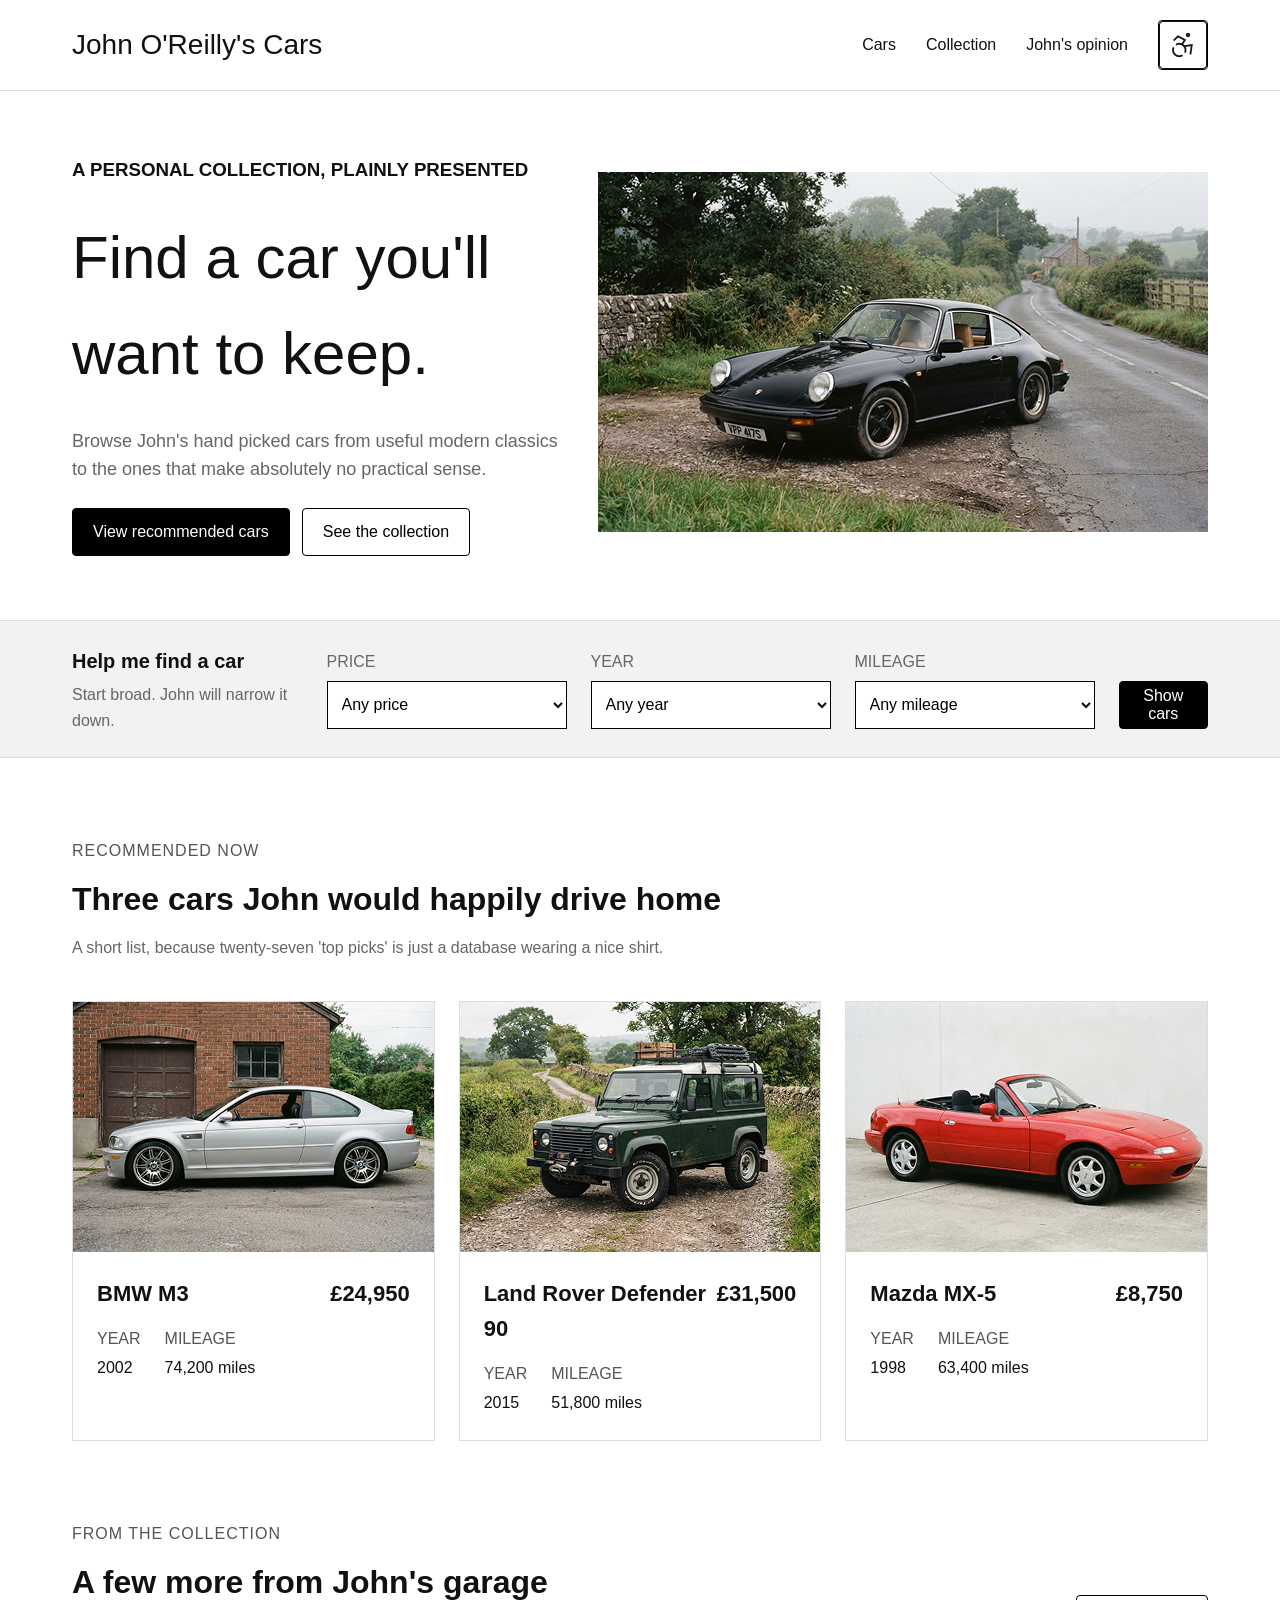
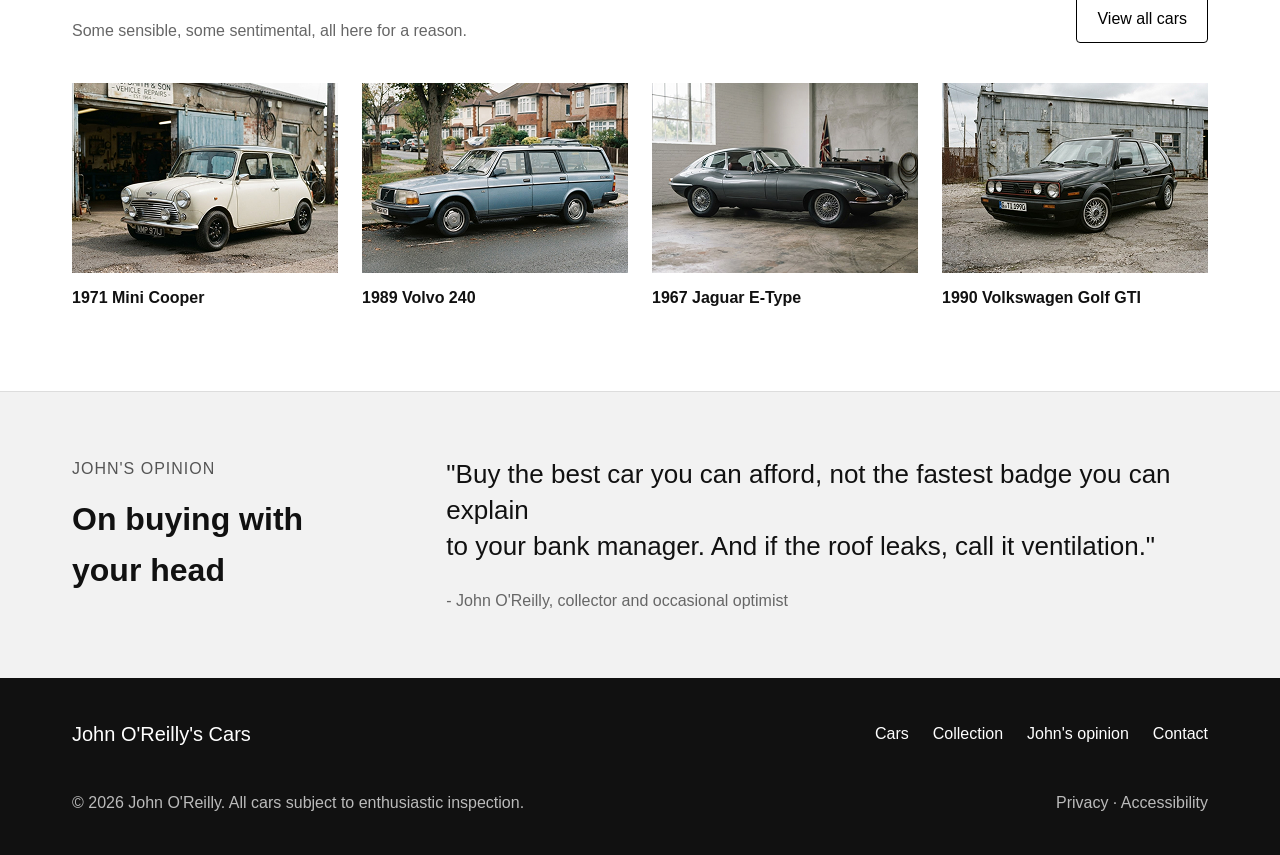
<file: index.html>
<!DOCTYPE html>
<html lang="en">
<head>
    <meta charset="UTF-8">
    <meta name="viewport" content="width=device-width, initial-scale=1.0">
    <title>John O'Reilly's Cars</title>
    <link rel="stylesheet" href="style.css">
</head>
<body>

    <a class="skipLink" href="#main">Skip to main content</a>

<!--Header-->

    <header class="header">
        <div class="siteName">John O'Reilly's Cars</div>
        <div class="topButtons">
            <a href="#recommended">Cars</a>
            <a href="#collection">Collection</a>
            <a href="#opinion">John's opinion</a>
            <img src="disabilitiesButton.png" alt="Button for people with disabilities">
        </div>
    </header>

    <main id="main">

<!--Main banner-->

    <div class="hero">
        <div class="mainPageBanner">
            <h3>A PERSONAL COLLECTION, PLAINLY PRESENTED</h3>
            <h1>Find a car you'll want to keep.</h1>
            <p>Browse John's hand picked cars from useful modern classics<br>to the ones that make absolutely no practical sense.</p>
            <div class="bannerButtons">
                <button class="blackBtn">View recommended cars</button>
                <button class="whiteBtn">See the collection</button>
            </div>
        </div>
        <div class="PorscheImage">
            <img src="Porsche.png" alt="Porsche sports car">
        </div>
    </div>

<!--Search filters-->

    <div class="search">
        <div class="searchTitle">
            <h2>Help me find a car</h2>
            <p>Start broad. John will narrow it down.</p>
        </div>

        <div class="filterButtons">
            <div class="filterGroup">
                <label for="price">PRICE</label>
                <select id="price">
                    <option>Any price</option>
                    <option>Under £10,000</option>
                    <option>£10,000 - £25,000</option>
                    <option>Over £25,000</option>
                </select>
            </div>
            <div class="filterGroup">
                <label for="year">YEAR</label>
                <select id="year">
                    <option>Any year</option>
                    <option>Before 1980</option>
                    <option>1980 - 1999</option>
                    <option>2000 onwards</option>
                </select>
            </div>
            <div class="filterGroup">
                <label for="mileage">MILEAGE</label>
                <select id="mileage">
                    <option>Any mileage</option>
                    <option>Under 30,000 miles</option>
                    <option>30,000 - 60,000 miles</option>
                    <option>Over 60,000 miles</option>
                </select>
            </div>
            <button class="blackBtn">Show cars</button>
        </div>
    </div>

<!--Recommended cars-->

    <div class="recommendedCars" id="recommended">
        <div class="eyebrow">RECOMMENDED NOW</div>
        <h2>Three cars John would happily drive home</h2>
        <p>A short list, because twenty-seven 'top picks' is just a database wearing a nice shirt.</p>

        <div class="carsBanners">

            <div class="carCard">
                <img src="bmwM3.png" alt="BMW M3">
                <div class="cardInfo">
                    <div class="cardTitle">
                        <h3>BMW M3</h3>
                        <h3>£24,950</h3>
                    </div>
                    <div class="cardDetails">
                        <div>
                            <small>YEAR</small>
                            <p>2002</p>
                        </div>
                        <div>
                            <small>MILEAGE</small>
                            <p>74,200 miles</p>
                        </div>
                    </div>
                </div>
            </div>

            <div class="carCard">
                <img src="LandRover.png" alt="Land Rover Defender 90">
                <div class="cardInfo">
                    <div class="cardTitle">
                        <h3>Land Rover Defender 90</h3>
                        <h3>£31,500</h3>
                    </div>
                    <div class="cardDetails">
                        <div>
                            <small>YEAR</small>
                            <p>2015</p>
                        </div>
                        <div>
                            <small>MILEAGE</small>
                            <p>51,800 miles</p>
                        </div>
                    </div>
                </div>
            </div>

            <div class="carCard">
                <img src="mazdaMX5.png" alt="Mazda MX-5">
                <div class="cardInfo">
                    <div class="cardTitle">
                        <h3>Mazda MX-5</h3>
                        <h3>£8,750</h3>
                    </div>
                    <div class="cardDetails">
                        <div>
                            <small>YEAR</small>
                            <p>1998</p>
                        </div>
                        <div>
                            <small>MILEAGE</small>
                            <p>63,400 miles</p>
                        </div>
                    </div>
                </div>
            </div>

        </div>
    </div>

<!--Collection-->

    <div class="fromTheCollection" id="collection">
        <div class="collectionTop">
            <div>
                <div class="eyebrow">FROM THE COLLECTION</div>
                <h2>A few more from John's garage</h2>
                <p>Some sensible, some sentimental, all here for a reason.</p>
            </div>
            <button class="whiteBtn">View all cars</button>
        </div>

        <div class="carsBanners">

            <div class="smallCard">
                <img src="miniCooper.png" alt="1971 Mini Cooper">
                <h3>1971 Mini Cooper</h3>
            </div>

            <div class="smallCard">
                <img src="Volvo.png" alt="1989 Volvo 240">
                <h3>1989 Volvo 240</h3>
            </div>

            <div class="smallCard">
                <img src="Jaguar.png" alt="1967 Jaguar E-Type">
                <h3>1967 Jaguar E-Type</h3>
            </div>

            <div class="smallCard">
                <img src="VolkswagenGolf.png" alt="1990 Volkswagen Golf GTI">
                <h3>1990 Volkswagen Golf GTI</h3>
            </div>

        </div>
    </div>

<!--John's opinion-->

    <div class="Opinion" id="opinion">
        <div class="leftSide">
            <div class="eyebrow">JOHN'S OPINION</div>
            <h2>On buying with your head</h2>
        </div>
        <div class="rightSide">
            <p class="quote">"Buy the best car you can afford, not the fastest badge you can explain<br>to your bank manager. And if the roof leaks, call it ventilation."</p>
            <p class="author">- John O'Reilly, collector and occasional optimist</p>
        </div>
    </div>

<!--Footer-->

    </main>

    <footer class="footer">
        <div class="footerTop">
            <h3>John O'Reilly's Cars</h3>
            <div class="footerLinks">
                <a href="#recommended">Cars</a>
                <a href="#collection">Collection</a>
                <a href="#opinion">John's opinion</a>
                <a href="#">Contact</a>
            </div>
        </div>
        <div class="footerBottom">
            <p>© 2026 John O'Reilly. All cars subject to enthusiastic inspection.</p>
            <p>Privacy · Accessibility</p>
        </div>
    </footer>

</body>
</html>
</file>
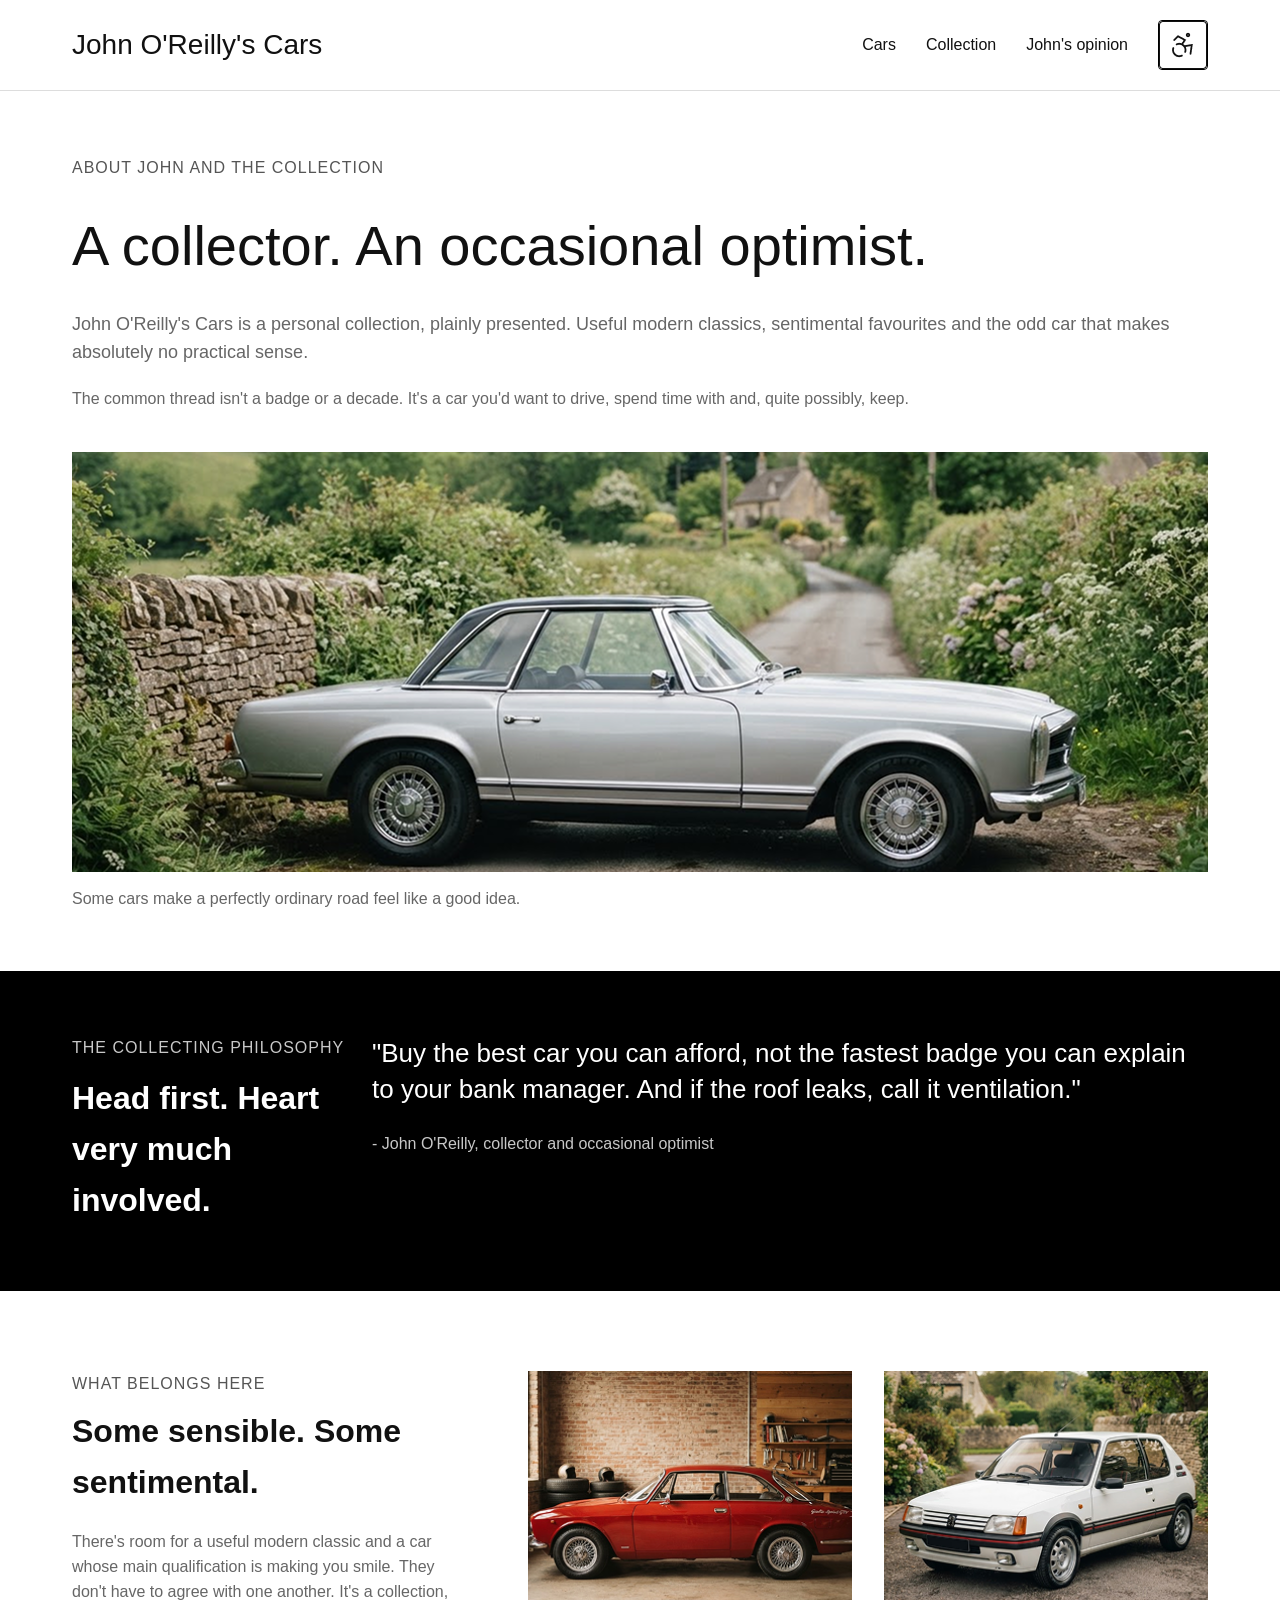
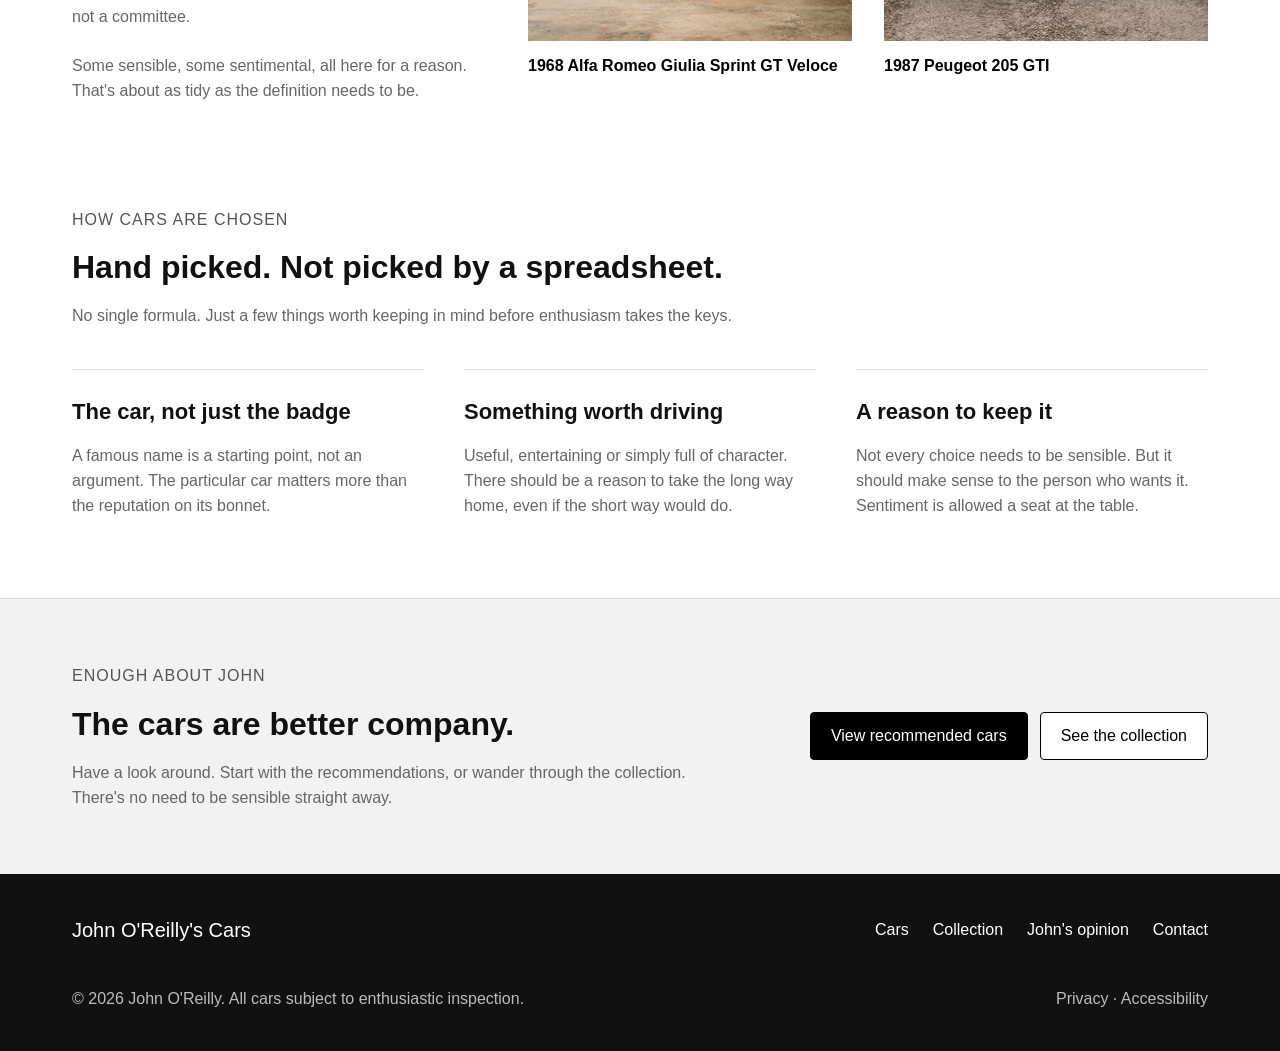
<file: about.html>
<!DOCTYPE html>
<html lang="en">
<head>
    <meta charset="UTF-8">
    <meta name="viewport" content="width=device-width, initial-scale=1.0">
    <title>About - John O'Reilly's Cars</title>
    <link rel="stylesheet" href="about.css">
</head>
<body>

    <a class="skipLink" href="#main">Skip to main content</a>

<!--Header-->

    <header class="header">
        <div class="siteName">John O'Reilly's Cars</div>
        <div class="topButtons">
            <a href="index.html#recommended">Cars</a>
            <a href="index.html#collection">Collection</a>
            <a href="index.html#opinion">John's opinion</a>
            <img src="disabilitiesButton.png" alt="Button for people with disabilities">
        </div>
    </header>

    <main id="main">

<!--Intro-->

    <div class="aboutIntro">
        <div class="eyebrow">ABOUT JOHN AND THE COLLECTION</div>
        <h1>A collector. An occasional optimist.</h1>
        <p class="bigText">John O'Reilly's Cars is a personal collection, plainly presented. Useful modern classics, sentimental favourites and the odd car that makes absolutely no practical sense.</p>
        <p class="smallText">The common thread isn't a badge or a decade. It's a car you'd want to drive, spend time with and, quite possibly, keep.</p>
    </div>

<!--Big image-->

    <div class="aboutImage">
        <img src="carAbout.png" alt="Silver Mercedes parked on a country road">
        <p>Some cars make a perfectly ordinary road feel like a good idea.</p>
    </div>

<!--Philosophy-->

    <div class="philosophy">
        <div class="philosophyLeft">
            <div class="eyebrow">THE COLLECTING PHILOSOPHY</div>
            <h2>Head first. Heart very much involved.</h2>
        </div>
        <div class="philosophyRight">
            <p class="quote">"Buy the best car you can afford, not the fastest badge you can explain to your bank manager. And if the roof leaks, call it ventilation."</p>
            <p class="author">- John O'Reilly, collector and occasional optimist</p>
        </div>
    </div>

<!--What belongs-->

    <div class="belongs">
        <div class="belongsText">
            <div class="eyebrow">WHAT BELONGS HERE</div>
            <h2>Some sensible. Some sentimental.</h2>
            <p>There's room for a useful modern classic and a car whose main qualification is making you smile. They don't have to agree with one another. It's a collection, not a committee.</p>
            <p>Some sensible, some sentimental, all here for a reason. That's about as tidy as the definition needs to be.</p>
        </div>

        <div class="belongsCar">
            <img src="alfaRomeo.png" alt="1968 Alfa Romeo Giulia Sprint GT Veloce">
            <h3>1968 Alfa Romeo Giulia Sprint GT Veloce</h3>
        </div>

        <div class="belongsCar">
            <img src="peugeot205.png" alt="1987 Peugeot 205 GTI">
            <h3>1987 Peugeot 205 GTI</h3>
        </div>
    </div>

<!--How cars are chosen-->

    <div class="choosing">
        <div class="eyebrow">HOW CARS ARE CHOSEN</div>
        <h2>Hand picked. Not picked by a spreadsheet.</h2>
        <p class="choosingSub">No single formula. Just a few things worth keeping in mind before enthusiasm takes the keys.</p>

        <div class="choices">
            <div class="choice">
                <h3>The car, not just the badge</h3>
                <p>A famous name is a starting point, not an argument. The particular car matters more than the reputation on its bonnet.</p>
            </div>
            <div class="choice">
                <h3>Something worth driving</h3>
                <p>Useful, entertaining or simply full of character. There should be a reason to take the long way home, even if the short way would do.</p>
            </div>
            <div class="choice">
                <h3>A reason to keep it</h3>
                <p>Not every choice needs to be sensible. But it should make sense to the person who wants it. Sentiment is allowed a seat at the table.</p>
            </div>
        </div>
    </div>

<!--Closing-->

    <div class="closing">
        <div class="closingText">
            <div class="eyebrow">ENOUGH ABOUT JOHN</div>
            <h2>The cars are better company.</h2>
            <p>Have a look around. Start with the recommendations, or wander through the collection. There's no need to be sensible straight away.</p>
        </div>
        <div class="closingButtons">
            <button class="blackBtn">View recommended cars</button>
            <button class="whiteBtn">See the collection</button>
        </div>
    </div>

<!--Footer-->

    </main>

    <footer class="footer">
        <div class="footerTop">
            <h3>John O'Reilly's Cars</h3>
            <div class="footerLinks">
                <a href="index.html#recommended">Cars</a>
                <a href="index.html#collection">Collection</a>
                <a href="index.html#opinion">John's opinion</a>
                <a href="index.html">Contact</a>
            </div>
        </div>
        <div class="footerBottom">
            <p>© 2026 John O'Reilly. All cars subject to enthusiastic inspection.</p>
            <p>Privacy · Accessibility</p>
        </div>
    </footer>

</body>
</html>
</file>
<file: style.css>
/*General styles*/

body {
    margin: 0;
    font-family: Arial, sans-serif;
    color: #111;
}

a {
    color: #111;
    text-decoration: none;
}

h1, h2, h3, h4, p {
    margin: 0;
}

.eyebrow {
    font-size: 12px;
    color: #555;
    letter-spacing: 1px;
}

/*Buttons*/

button {
    height: 48px;
    padding: 0 20px;
    border: 1px solid black;
    border-radius: 4px;
    font-size: 14px;
    cursor: pointer;
}

.blackBtn {
    background-color: black;
    color: white;
    transition: background-color 0.3s, color 0.3s;
}

.blackBtn:hover {
    background-color: white;
    color: black;
}

.whiteBtn {
    background-color: white;
    color: black;
    transition: background-color 0.3s, color 0.3s;
}

.whiteBtn:hover {
    background-color: black;
    color: white;
}

/*Header*/

.header {
    display: flex;
    justify-content: space-between;
    align-items: center;
    padding: 20px 72px;
    border-bottom: 1px solid #ddd;
}

.header .siteName {
    font-size: 28px;
    font-weight: normal;
}

.topButtons {
    display: flex;
    align-items: center;
    gap: 30px;
    font-size: 14px;
}

.topButtons img {
    width: 48px;
    height: 48px;
    border: 1px solid black;
    border-radius: 4px;
}

/*Main banner*/

.hero {
    display: flex;
    align-items: center;
    justify-content: space-between;
    padding: 64px 72px;
}

.mainPageBanner {
    width: 45%;
}

.mainPageBanner h1 {
    font-size: 60px;
    font-weight: normal;
    margin: 25px 0;
}

.mainPageBanner p {
    font-size: 18px;
    line-height: 28px;
    color: #666;
    margin-bottom: 25px;
}

.bannerButtons {
    display: flex;
    gap: 12px;
}

.PorscheImage img {
    width: 610px;
    height: 360px;
    object-fit: cover;
}

/*Search bar*/

.search {
    display: flex;
    justify-content: space-between;
    align-items: center;
    background-color: #f2f2f2;
    border-top: 1px solid #ddd;
    border-bottom: 1px solid #ddd;
    padding: 24px 72px;
}

.searchTitle h2 {
    font-size: 20px;
    margin-bottom: 5px;
}

.searchTitle p {
    font-size: 14px;
    color: #666;
}

.filterButtons {
    display: flex;
    align-items: flex-end;
    gap: 24px;
}

.filterGroup {
    display: flex;
    flex-direction: column;
    gap: 6px;
}

.filterGroup label {
    font-size: 11px;
    color: #666;
}

.filterGroup select {
    width: 240px;
    height: 48px;
    padding: 0 10px;
    font-size: 14px;
    background-color: white;
    border: 1px solid black;
}

/*Recommended cars*/

.recommendedCars {
    padding: 80px 72px 40px 72px;
}

.recommendedCars h2 {
    font-size: 32px;
    margin: 10px 0;
}

.recommendedCars p {
    color: #666;
}

.carsBanners {
    display: flex;
    gap: 24px;
    margin-top: 40px;
}

.carCard {
    flex: 1;
    border: 1px solid #ddd;
}

.carCard img {
    width: 100%;
    height: 250px;
    object-fit: cover;
    display: block;
}

.cardInfo {
    padding: 24px;
}

.cardTitle {
    display: flex;
    justify-content: space-between;
}

.cardTitle h3 {
    font-size: 22px;
}

.cardDetails {
    display: flex;
    gap: 24px;
    margin-top: 15px;
}

.cardDetails small {
    font-size: 11px;
    color: #777;
}

.cardDetails p {
    font-size: 14px;
    margin-top: 4px;
    color: #111;
}

/*Collection*/

.fromTheCollection {
    padding: 40px 72px 80px 72px;
}

.collectionTop {
    display: flex;
    justify-content: space-between;
    align-items: flex-end;
}

.fromTheCollection h2 {
    font-size: 32px;
    margin: 10px 0;
}

.fromTheCollection p {
    color: #666;
}

.smallCard {
    flex: 1;
}

.smallCard img {
    width: 100%;
    height: 190px;
    object-fit: cover;
    display: block;
}

.smallCard h3 {
    font-size: 14px;
    color: #111;
    letter-spacing: 0;
    margin-top: 12px;
}

/*Opinion*/

.Opinion {
    display: flex;
    background-color: #f2f2f2;
    border-top: 1px solid #ddd;
    padding: 64px 72px;
}

.leftSide {
    width: 400px;
}

.leftSide h2 {
    font-size: 32px;
    margin-top: 12px;
    width: 300px;
}

.quote {
    font-size: 26px;
    line-height: 36px;
    margin-bottom: 24px;
}

.author {
    font-size: 14px;
    color: #666;
}

/*Footer*/

.footer {
    background-color: #111;
    color: white;
    padding: 40px 72px;
}

.footerTop {
    display: flex;
    justify-content: space-between;
    align-items: center;
}

.footerTop h3 {
    font-size: 20px;
    font-weight: normal;
}

.footerLinks {
    display: flex;
    gap: 24px;
    font-size: 14px;
}

.footerLinks a {
    color: white;
}

.footerBottom {
    display: flex;
    justify-content: space-between;
    margin-top: 40px;
    font-size: 12px;
    color: #bbb;
}

/*Accessibility*/

/*Bigger text*/

body {
    font-size: 16px;
    line-height: 1.6;
    text-align: left;
}

.eyebrow,
button,
.topButtons,
.footerLinks,
.footerBottom,
.smallCard h3,
.filterGroup label,
.filterGroup select,
.searchTitle p,
.cardDetails small,
.cardDetails p,
.author {
    font-size: 16px;
}

/*Darker grey for contrast*/

.cardDetails small {
    color: #555;
}

/*Underline links on hover*/

a:hover, a:focus {
    text-decoration: underline;
}

/*Focus outline*/

a:focus-visible, button:focus-visible, select:focus-visible {
    outline: 3px solid #0057d9;
    outline-offset: 2px;
}

/*Skip link*/

.skipLink {
    position: absolute;
    left: -9999px;
    top: 8px;
    background-color: white;
    color: black;
    padding: 12px 16px;
    border: 2px solid black;
    z-index: 10;
}

.skipLink:focus {
    left: 8px;
}

/*Responsive design*/

@media (max-width: 1024px) {

    .header, .hero, .search, .recommendedCars, .fromTheCollection, .Opinion, .footer {
        padding-left: 40px;
        padding-right: 40px;
    }

  
    .hero {
        flex-direction: column;
        align-items: flex-start;
        gap: 40px;
    }

    .mainPageBanner {
        width: 100%;
    }

    .mainPageBanner h1 {
        font-size: 48px;
    }

    .PorscheImage {
        width: 100%;
    }

    .PorscheImage img {
        width: 100%;
        height: auto;
    }

    .search {
        flex-direction: column;
        align-items: flex-start;
        gap: 20px;
    }

    .filterButtons {
        flex-wrap: wrap;
    }

    .filterGroup select {
        width: 200px;
    }

    .carsBanners {
        flex-wrap: wrap;
    }

    .carCard, .smallCard {
        flex: 1 1 calc(50% - 12px);
    }

    /* Opinion */
    .leftSide {
        width: 300px;
    }
}

/*MOBILE*/
@media (max-width: 599px) {

    .header, .hero, .search, .recommendedCars, .fromTheCollection, .Opinion, .footer {
        padding-left: 20px;
        padding-right: 20px;
    }

    .header {
        flex-direction: column;
        gap: 16px;
    }

    .header .siteName {
        font-size: 24px;
    }

    .topButtons {
        flex-wrap: wrap;
        justify-content: center;
        gap: 16px;
    }

    .hero {
        padding-top: 32px;
        padding-bottom: 32px;
    }

    .mainPageBanner h1 {
        font-size: 36px;
    }

    .bannerButtons {
        flex-direction: column;
    }

    .filterButtons {
        flex-direction: column;
        align-items: stretch;
        width: 100%;
    }

    .filterGroup select {
        width: 100%;
    }

    .carsBanners {
        flex-direction: column;
    }

    .carCard, .smallCard {
        flex: none;
        width: 100%;
    }

    .recommendedCars, .fromTheCollection {
        padding-top: 40px;
        padding-bottom: 40px;
    }

    .recommendedCars h2, .fromTheCollection h2, .leftSide h2 {
        font-size: 26px;
    }

    .collectionTop {
        flex-direction: column;
        align-items: flex-start;
        gap: 20px;
    }

    /*Opinion*/

    .Opinion {
        flex-direction: column;
        gap: 24px;
    }

    .leftSide {
        width: 100%;
    }

    .leftSide h2 {
        width: auto;
    }

    .quote {
        font-size: 20px;
        line-height: 30px;
    }

    /*Footer*/
    .footerTop, .footerBottom {
        flex-direction: column;
        align-items: flex-start;
        gap: 16px;
    }

    .footerLinks {
        flex-wrap: wrap;
    }
}
</file>
<file: about.css>
/*General styles*/

body {
    margin: 0;
    font-family: Arial, sans-serif;
    color: rgb(17, 17, 17);
}

a {
    color: rgb(17, 17, 17);
    text-decoration: none;
}

h1, h2, h3, h4, p {
    margin: 0;
}

.eyebrow {
    font-size: 12px;
    color: rgb(85, 85, 85);
    letter-spacing: 1px;
}

/*Buttons*/

button {
    height: 48px;
    padding: 0 20px;
    border: 1px solid black;
    border-radius: 4px;
    font-size: 14px;
    cursor: pointer;
}

.blackBtn {
    background-color: black;
    color: white;
}

.whiteBtn {
    background-color: white;
    color: black;
}

/*Header*/

.header {
    display: flex;
    justify-content: space-between;
    align-items: center;
    padding: 20px 72px;
    border-bottom: 1px solid rgb(221, 221, 221);
}

.header .siteName {
    font-size: 28px;
    font-weight: normal;
}

.topButtons {
    display: flex;
    align-items: center;
    gap: 30px;
    font-size: 14px;
}

.topButtons img {
    width: 48px;
    height: 48px;
    border: 1px solid black;
    border-radius: 4px;
}

/*Footer*/

.footer {
    background-color: rgb(17, 17, 17);
    color: white;
    padding: 40px 72px;
}

.footerTop {
    display: flex;
    justify-content: space-between;
    align-items: center;
}

.footerTop h3 {
    font-size: 20px;
    font-weight: normal;
}

.footerLinks {
    display: flex;
    gap: 24px;
    font-size: 14px;
}

.footerLinks a {
    color: white;
}

.footerBottom {
    display: flex;
    justify-content: space-between;
    margin-top: 40px;
    font-size: 12px;
    color: rgb(187, 187, 187);
}

/*Intro*/

.aboutIntro {
    padding: 64px 72px 40px 72px;
}

.aboutIntro h1 {
    font-size: 56px;
    font-weight: normal;
    margin: 20px 0;
}

.bigText {
    font-size: 18px;
    line-height: 28px;
    color: rgb(102, 102, 102);
    margin-bottom: 20px;
}

.smallText {
    font-size: 15px;
    color: rgb(102, 102, 102);
}

/*Big image*/

.aboutImage {
    padding: 0 72px 60px 72px;
}

.aboutImage img {
    width: 100%;
    height: 420px;
    object-fit: cover;
    display: block;
}

.aboutImage p {
    font-size: 13px;
    color: rgb(102, 102, 102);
    margin-top: 14px;
}

/*Philosophy*/

.philosophy {
    display: flex;
    background-color: black;
    color: white;
    padding: 64px 72px;
}

.philosophyLeft {
    width: 400px;
}

.philosophyLeft .eyebrow {
    color: rgb(200, 200, 200);
}

.philosophyLeft h2 {
    font-size: 32px;
    width: 300px;
    margin-top: 12px;
}

.philosophyRight .quote {
    font-size: 26px;
    line-height: 36px;
    margin-bottom: 24px;
}

.philosophyRight .author {
    font-size: 14px;
    color: rgb(200, 200, 200);
}

/*What belongs*/

.belongs {
    display: flex;
    gap: 32px;
    padding: 80px 72px 40px 72px;
}

.belongsText {
    width: 400px;
    margin-right: 24px;
}

.belongsText h2 {
    font-size: 32px;
    margin: 10px 0 20px 0;
}

.belongsText p {
    font-size: 16px;
    line-height: 25px;
    color: rgb(102, 102, 102);
    margin-bottom: 24px;
}

.belongsCar {
    flex: 1;
}

.belongsCar img {
    width: 100%;
    height: 270px;
    object-fit: cover;
    display: block;
}

.belongsCar h3 {
    font-size: 14px;
    color: black;
    letter-spacing: 0;
    margin-top: 12px;
}

/*How cars are chosen*/

.choosing {
    padding: 40px 72px 80px 72px;
}

.choosing h2 {
    font-size: 32px;
    margin: 10px 0;
}

.choosingSub {
    color: rgb(102, 102, 102);
}

.choices {
    display: flex;
    gap: 40px;
    margin-top: 40px;
}

.choice {
    flex: 1;
    border-top: 1px solid rgb(221, 221, 221);
    padding-top: 24px;
}

.choice h3 {
    font-size: 22px;
    margin-bottom: 14px;
}

.choice p {
    font-size: 16px;
    line-height: 25px;
    color: rgb(102, 102, 102);
}

/*Closing*/

.closing {
    display: flex;
    justify-content: space-between;
    align-items: center;
    background-color: rgb(242, 242, 242);
    border-top: 1px solid rgb(221, 221, 221);
    padding: 64px 72px;
}

.closingText {
    width: 55%;
}

.closingText h2 {
    font-size: 32px;
    margin: 10px 0;
}

.closingText p {
    line-height: 25px;
    color: rgb(102, 102, 102);
}

.closingButtons {
    display: flex;
    gap: 12px;
}

/*Accessibility*/

/*Bigger text*/

body {
    font-size: 16px;
    line-height: 1.6;
    text-align: left;
}

.eyebrow,
button,
.topButtons,
.footerLinks,
.footerBottom,
.smallText,
.aboutImage p,
.belongsCar h3,
.philosophyRight .author {
    font-size: 16px;
}

/*Underline links on hover*/

a:hover,
a:focus {
    text-decoration: underline;
}

/*Focus outline*/

a:focus-visible,
button:focus-visible,
select:focus-visible {
    outline: 3px solid #0057d9;
    outline-offset: 2px;
}

/*Skip link*/

.skipLink {
    position: absolute;
    left: -9999px;
    top: 8px;
    background-color: white;
    color: black;
    padding: 12px 16px;
    border: 2px solid black;
    z-index: 10;
}

.skipLink:focus {
    left: 8px;
}

/*Responsive design*/

/*TABLET*/
@media (max-width: 1024px) {

    .header,
    .aboutIntro,
    .aboutImage,
    .philosophy,
    .belongs,
    .choosing,
    .closing,
    .footer {
        padding-left: 40px;
        padding-right: 40px;
    }

    .aboutIntro h1 {
        font-size: 44px;
    }

    .aboutImage img {
        height: 320px;
    }

    .philosophyLeft {
        width: 300px;
    }

    /* What belongs*/
    .belongs {
        flex-wrap: wrap;
    }

    .belongsText {
        width: 100%;
        margin-right: 0;
    }

    .belongsCar {
        flex: 1 1 calc(50% - 16px);
    }

    .closing {
        flex-direction: column;
        align-items: flex-start;
        gap: 24px;
    }

    .closingText {
        width: 100%;
    }
}

/*MOBILE*/
@media (max-width: 599px) {

    .header,
    .aboutIntro,
    .aboutImage,
    .philosophy,
    .belongs,
    .choosing,
    .closing,
    .footer {
        padding-left: 20px;
        padding-right: 20px;
    }

    .header {
        flex-direction: column;
        gap: 16px;
    }

    .header .siteName {
        font-size: 24px;
    }

    .topButtons {
        flex-wrap: wrap;
        justify-content: center;
        gap: 16px;
    }

    .aboutIntro {
        padding-top: 32px;
    }

    .aboutIntro h1 {
        font-size: 34px;
    }

    .aboutImage img {
        height: 220px;
    }

    .philosophy {
        flex-direction: column;
        gap: 24px;
    }

    .philosophyLeft {
        width: 100%;
    }

    .philosophyLeft h2 {
        width: auto;
        font-size: 26px;
    }

    .philosophyRight .quote {
        font-size: 20px;
        line-height: 30px;
    }

    /*What belongs*/
    .belongs {
        flex-direction: column;
        padding-top: 40px;
    }

    .belongsCar {
        flex: none;
        width: 100%;
    }

    .choices {
        flex-direction: column;
        gap: 32px;
    }

    .closingButtons {
        flex-direction: column;
        width: 100%;
    }

    /*Footer*/
    .footerTop,
    .footerBottom {
        flex-direction: column;
        align-items: flex-start;
        gap: 16px;
    }

    .footerLinks {
        flex-wrap: wrap;
    }
}
</file>
